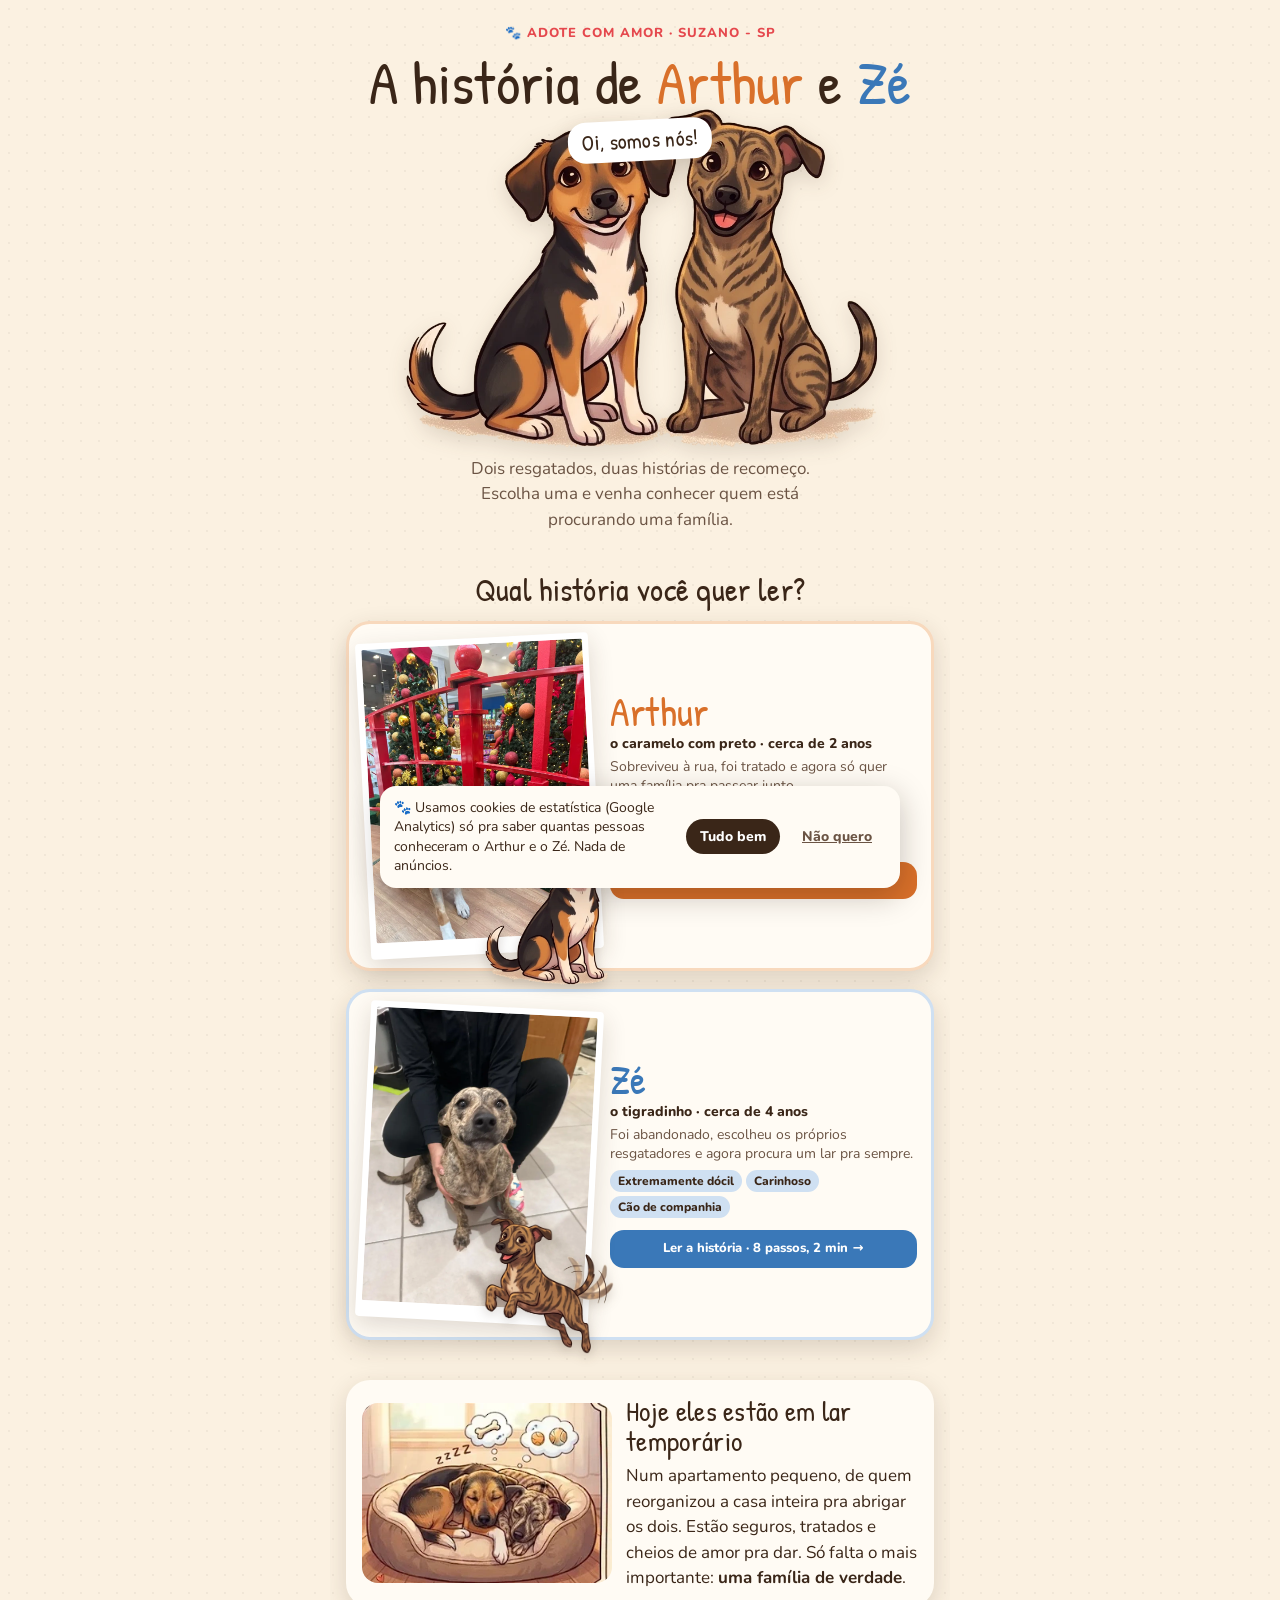
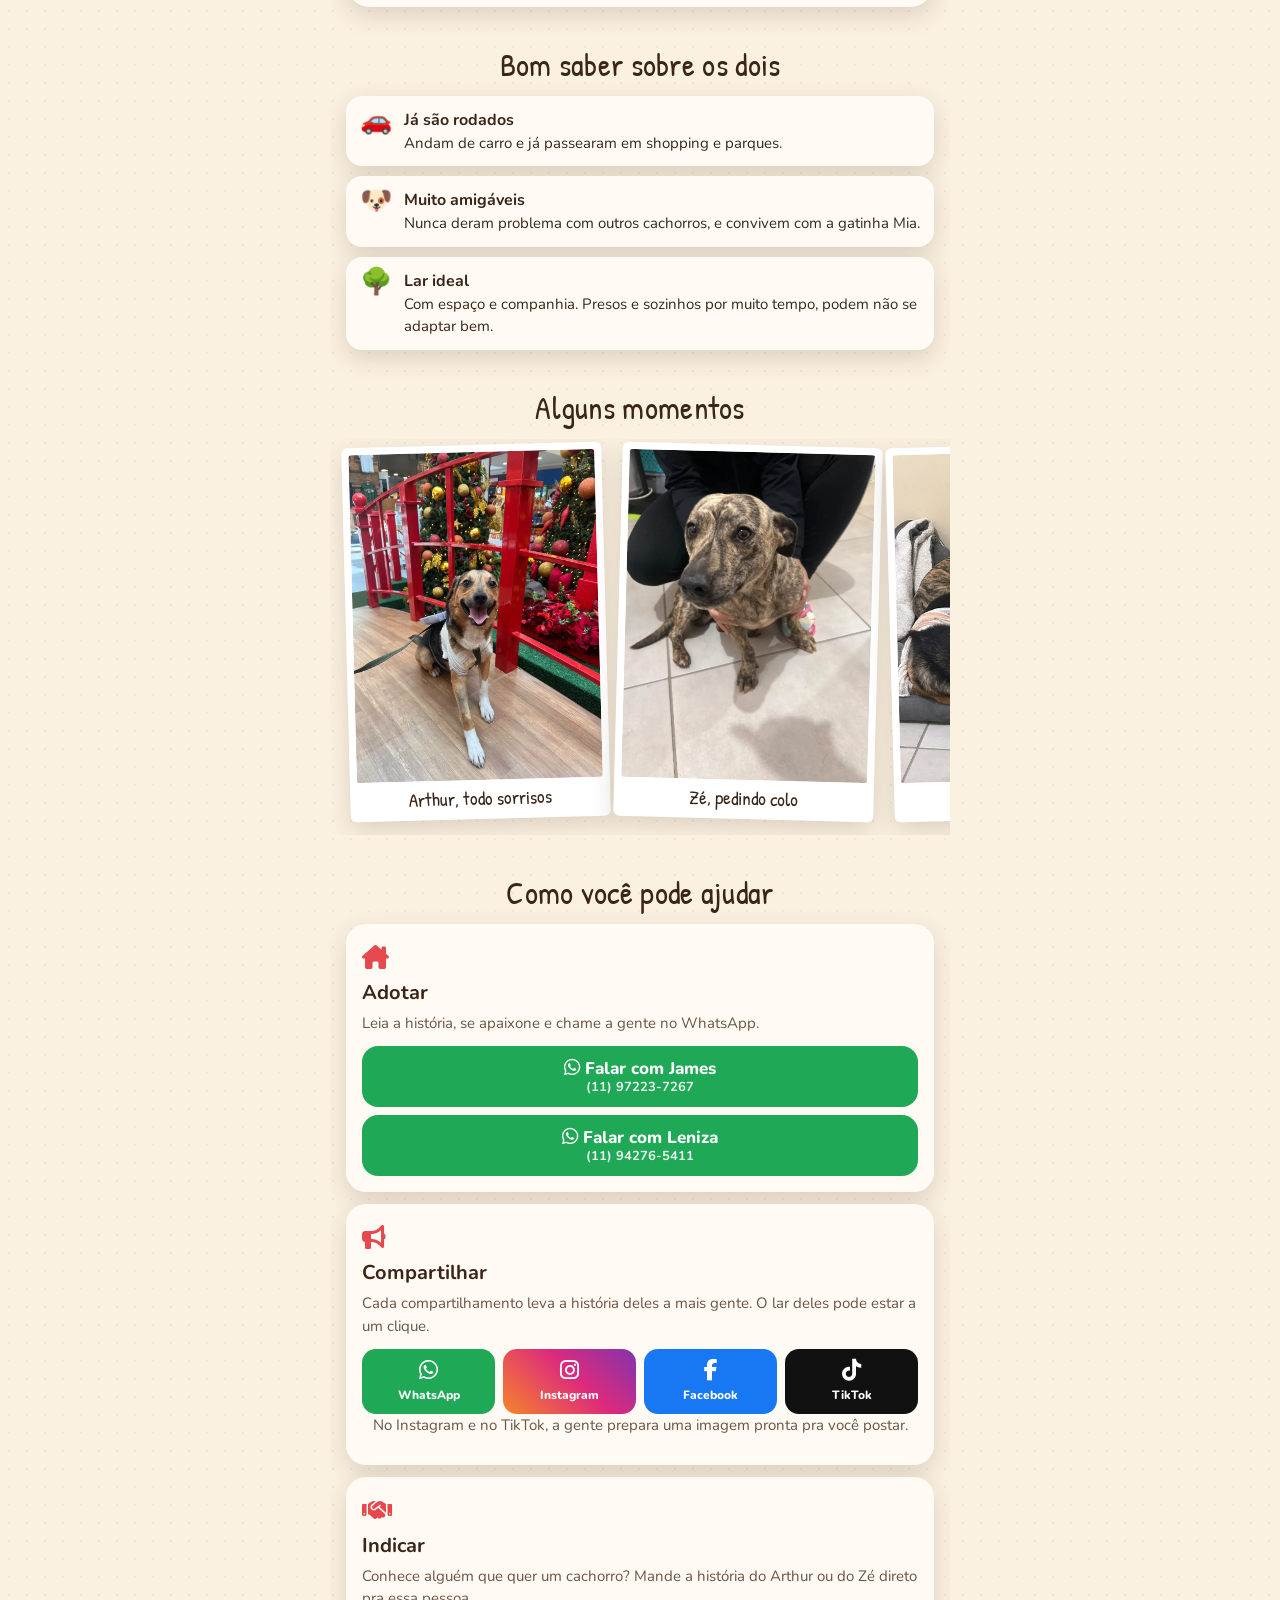
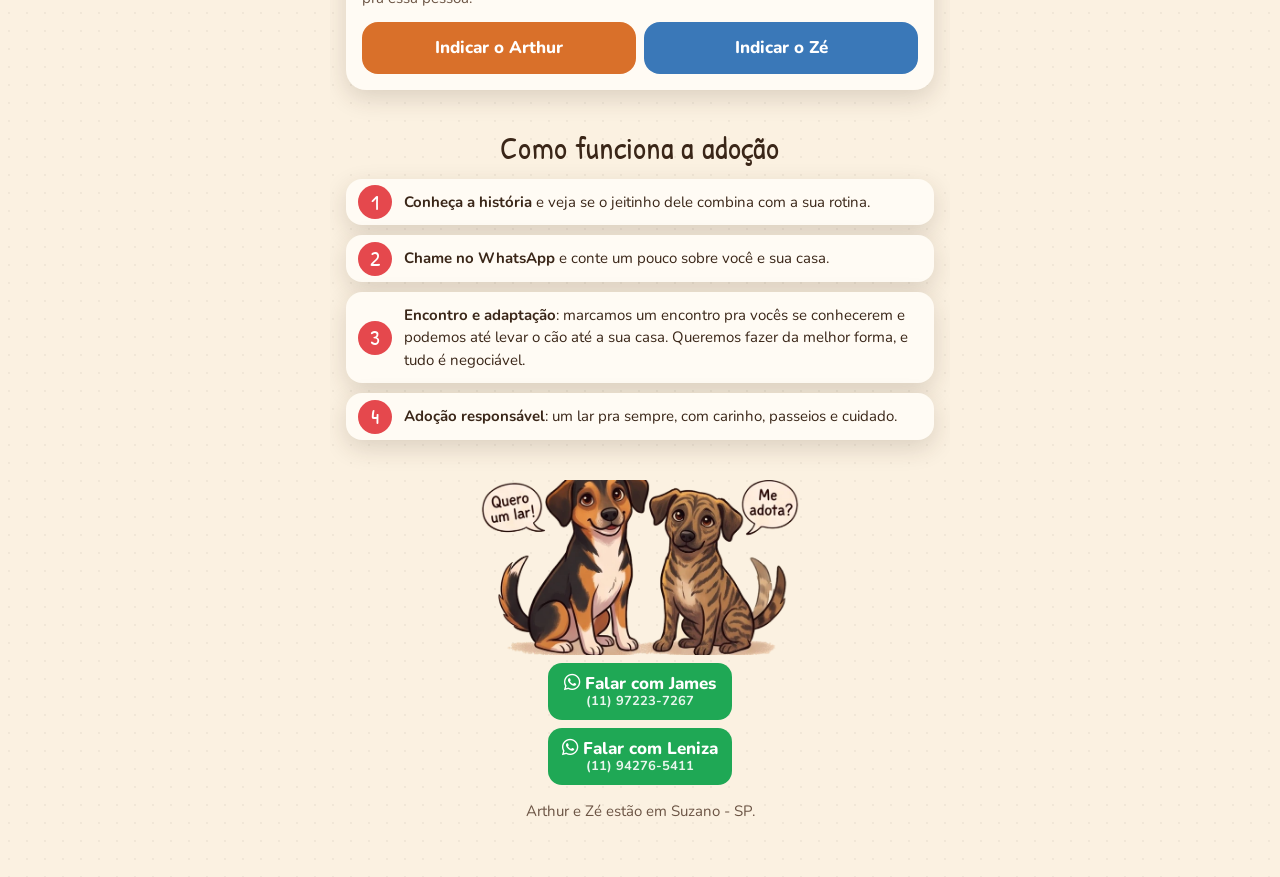
<file: index.html>
<!doctype html>
<html lang="pt-BR" data-base="">
<head>
  <meta charset="utf-8">
  <meta name="viewport" content="width=device-width, initial-scale=1, viewport-fit=cover">
  <title>Arthur e Zé procuram um lar</title>
  <meta name="description" content="Conheça a história do Arthur e do Zé, dois cachorros resgatados que procuram uma família em Suzano - SP.">
  <meta name="theme-color" content="#FBF1E1">
  <meta property="og:title" content="Arthur e Zé procuram um lar 🐾">
  <meta property="og:description" content="Dois resgatados, duas histórias. Escolha uma e conheça.">
  <meta property="og:image" content="https://jmsralmeida.github.io/adocao-arthur-ze/assets/og/home.jpg">
  <meta property="og:type" content="website">
  <meta property="og:url" content="https://jmsralmeida.github.io/adocao-arthur-ze/">
  <link rel="icon" href="assets/favicon.png">
  <link rel="preconnect" href="https://fonts.googleapis.com">
  <link rel="preconnect" href="https://fonts.gstatic.com" crossorigin>
  <link href="https://fonts.googleapis.com/css2?family=Patrick+Hand&family=Nunito:wght@400;700;800&display=swap" rel="stylesheet">
  <link rel="stylesheet" href="vendor/fontawesome/css/all.min.css">
  <link rel="stylesheet" href="css/style.css">
</head>
<body class="home">
  <main class="home-wrap">

    <!-- Abertura -->
    <header class="hero">
      <p class="eyebrow">🐾 Adote com amor · <span data-cidade>Suzano - SP</span></p>
      <h1 class="titulo-mao">A história de <span class="c-arthur">Arthur</span> e <span class="c-ze">Zé</span></h1>
      <div class="hero-dupla">
        <span class="balao titulo-mao">Oi, somos nós!</span>
        <img class="fig fig-arthur" src="assets/figurinhas/arthur-sentado.webp" alt="Ilustração do Arthur sentado, sorrindo">
        <img class="fig fig-ze" src="assets/figurinhas/ze-sentado.webp" alt="Ilustração do Zé sentado, de língua de fora">
      </div>
      <p class="sub">Dois resgatados, duas histórias de recomeço. Escolha uma e venha conhecer quem está procurando uma família.</p>
    </header>

    <!-- Escolha da história -->
    <section class="secao" aria-labelledby="t-escolha">
      <h2 class="titulo-secao titulo-mao" id="t-escolha">Qual história você quer ler?</h2>
      <div class="escolha-lista" id="escolha"></div>
    </section>

    <!-- Por que agora -->
    <section class="secao faixa">
      <img class="faixa-fig" src="assets/ilustra/sonhadores.webp" alt="Ilustração do Arthur e do Zé dormindo juntos numa caminha">
      <div>
        <h2 class="titulo-mao">Hoje eles estão em lar temporário</h2>
        <p>Num apartamento pequeno, de quem reorganizou a casa inteira pra abrigar os dois. Estão seguros, tratados e cheios de amor pra dar. Só falta o mais importante: <strong>uma família de verdade</strong>.</p>
      </div>
    </section>

    <!-- Bom saber -->
    <section class="secao" aria-labelledby="t-saber">
      <h2 class="titulo-secao titulo-mao" id="t-saber">Bom saber sobre os dois</h2>
      <ul class="saber">
        <li><span aria-hidden="true">🚗</span><div><strong>Já são rodados</strong>Andam de carro e já passearam em shopping e parques.</div></li>
        <li><span aria-hidden="true">🐶</span><div><strong>Muito amigáveis</strong>Nunca deram problema com outros cachorros, e convivem com a gatinha Mia.</div></li>
        <li><span aria-hidden="true">🌳</span><div><strong>Lar ideal</strong>Com espaço e companhia. Presos e sozinhos por muito tempo, podem não se adaptar bem.</div></li>
      </ul>
    </section>

    <!-- Momentos -->
    <section class="secao" aria-labelledby="t-momentos">
      <h2 class="titulo-secao titulo-mao" id="t-momentos">Alguns momentos</h2>
      <div class="galeria" tabindex="0" aria-label="Galeria de fotos e ilustrações, role para o lado">
        <figure><img src="assets/fotos/arthur-sorriso.webp" alt="Arthur sorrindo no shopping" loading="lazy"><figcaption>Arthur, todo sorrisos</figcaption></figure>
        <figure><img src="assets/fotos/ze-colo2.webp" alt="Zé olhando para a câmera, pedindo carinho" loading="lazy"><figcaption>Zé, pedindo colo</figcaption></figure>
        <figure><img src="assets/fotos/trio-cama.webp" alt="Arthur, Zé e a gatinha Mia deitados juntos" loading="lazy"><figcaption>Arthur, Zé e a Mia</figcaption></figure>
        <figure><img src="assets/fotos/arthur-lenco.webp" alt="Arthur de lenço preto na cabeça" loading="lazy"><figcaption>Arthur de lenço</figcaption></figure>
        <figure><img src="assets/fotos/ze-banco.webp" alt="Zé sentado num banco no parque" loading="lazy"><figcaption>Zé no parque</figcaption></figure>
        <figure><img src="assets/fotos/ze-noel.webp" alt="Zé com o Papai Noel e a Mamãe Noel" loading="lazy"><figcaption>Zé e o Papai Noel</figcaption></figure>
        <figure><img src="assets/fotos/arthur-noel-capa.webp" alt="Arthur com o Papai Noel" loading="lazy"><figcaption>Arthur e o Papai Noel</figcaption></figure>
        <figure><img src="assets/fotos/arthur-parque.webp" alt="Arthur no parque, olhando pra cima" loading="lazy"><figcaption>Hora do passeio</figcaption></figure>
        <figure><img src="assets/fotos/arthur-gatinho.webp" alt="Arthur deitado na cama ao lado da gatinha Mia" loading="lazy"><figcaption>Amigo de todos</figcaption></figure>
      </div>
    </section>

    <!-- Como ajudar -->
    <section class="secao" aria-labelledby="t-ajudar">
      <h2 class="titulo-secao titulo-mao" id="t-ajudar">Como você pode ajudar</h2>
      <div class="ajuda">
        <div class="ajuda-item">
          <span class="ajuda-ico"><i class="fa-solid fa-house-chimney" aria-hidden="true"></i></span>
          <h3>Adotar</h3>
          <p>Leia a história, se apaixone e chame a gente no WhatsApp.</p>
          <div class="lista-whats" id="whats-home"></div>
        </div>
        <div class="ajuda-item">
          <span class="ajuda-ico"><i class="fa-solid fa-bullhorn" aria-hidden="true"></i></span>
          <h3>Compartilhar</h3>
          <p>Cada compartilhamento leva a história deles a mais gente. O lar deles pode estar a um clique.</p>
          <div class="redes redes-site">
            <a class="rede rede-whats" data-rede="whats" target="_blank" rel="noopener"><span><i class="fa-brands fa-whatsapp" aria-hidden="true"></i></span>WhatsApp</a>
            <button class="rede rede-insta" data-rede="insta"><span><i class="fa-brands fa-instagram" aria-hidden="true"></i></span>Instagram</button>
            <a class="rede rede-face" data-rede="face" target="_blank" rel="noopener"><span><i class="fa-brands fa-facebook-f" aria-hidden="true"></i></span>Facebook</a>
            <button class="rede rede-tiktok" data-rede="tiktok"><span><i class="fa-brands fa-tiktok" aria-hidden="true"></i></span>TikTok</button>
          </div>
          <p class="nota-rede">No Instagram e no TikTok, a gente prepara uma imagem pronta pra você postar.</p>
        </div>
        <div class="ajuda-item">
          <span class="ajuda-ico"><i class="fa-solid fa-handshake" aria-hidden="true"></i></span>
          <h3>Indicar</h3>
          <p>Conhece alguém que quer um cachorro? Mande a história do Arthur ou do Zé direto pra essa pessoa.</p>
          <div class="ajuda-duplo">
            <a class="btn btn-arthur" href="arthur/index.html#10">Indicar o Arthur</a>
            <a class="btn btn-ze" href="ze/index.html#9">Indicar o Zé</a>
          </div>
        </div>
      </div>
    </section>

    <!-- Como funciona -->
    <section class="secao" aria-labelledby="t-passos">
      <h2 class="titulo-secao titulo-mao" id="t-passos">Como funciona a adoção</h2>
      <ol class="passos-adocao">
        <li><strong>Conheça a história</strong> e veja se o jeitinho dele combina com a sua rotina.</li>
        <li><strong>Chame no WhatsApp</strong> e conte um pouco sobre você e sua casa.</li>
        <li><strong>Encontro e adaptação</strong>: marcamos um encontro pra vocês se conhecerem e podemos até levar o cão até a sua casa. Queremos fazer da melhor forma, e tudo é negociável.</li>
        <li><strong>Adoção responsável</strong>: um lar pra sempre, com carinho, passeios e cuidado.</li>
      </ol>
    </section>

    <footer class="rodape">
      <img class="rodape-fig" src="assets/figurinhas/nos-adota.webp" alt="Ilustração do Arthur e do Zé: 'Quero um lar!' e 'Me adota?'">
      <div class="rodape-contato lista-whats" id="contatos"></div>
      <p>Arthur e Zé estão em <span data-cidade>Suzano - SP</span>.</p>
    </footer>
  </main>
  <script src="js/dados.js"></script>
  <script src="js/analytics.js"></script>
  <script src="js/compartilhar.js"></script>
  <script src="js/home.js"></script>
</body>
</html>
</file>
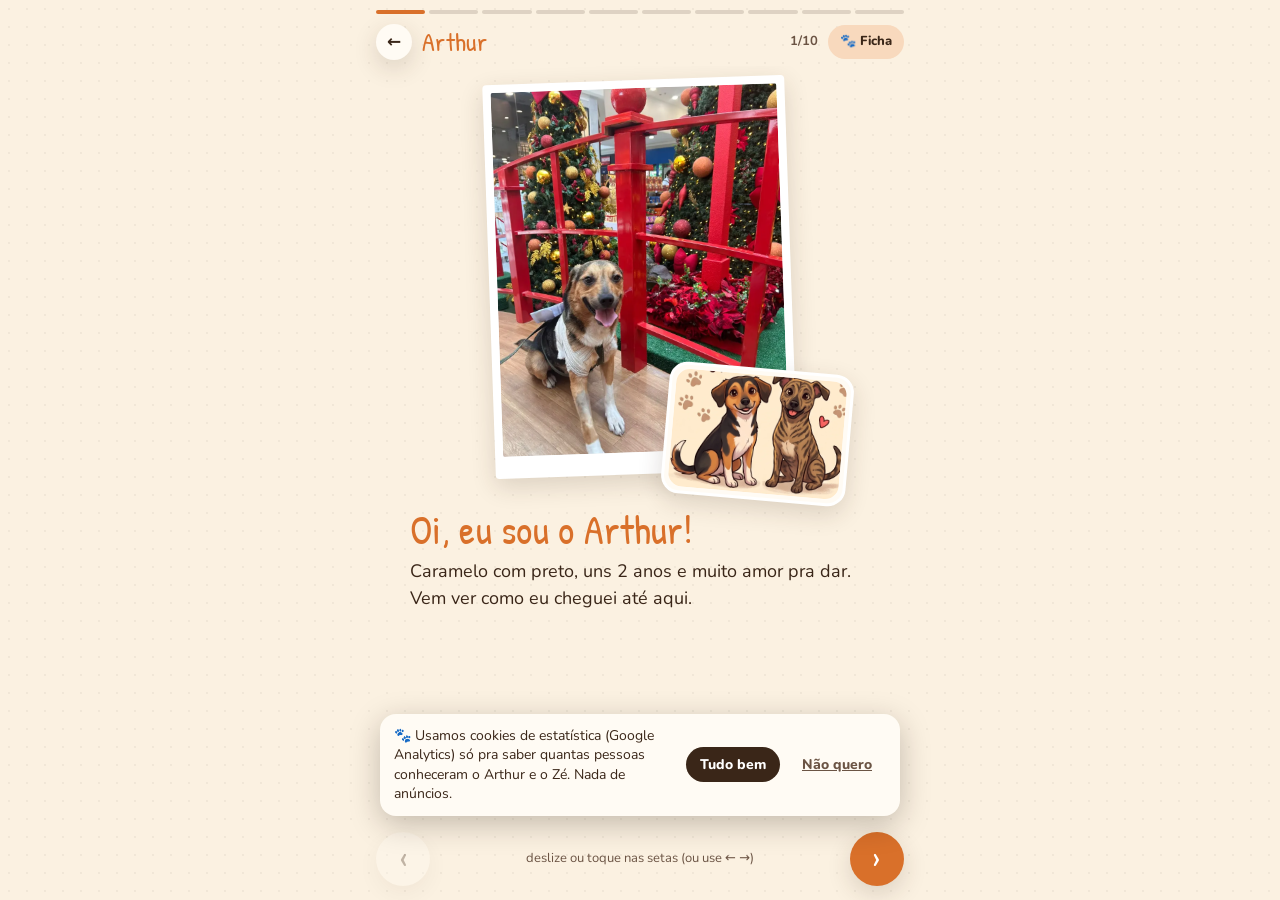
<file: arthur/index.html>
<!doctype html>
<html lang="pt-BR" data-base="../">
<head>
  <meta charset="utf-8">
  <meta name="viewport" content="width=device-width, initial-scale=1, viewport-fit=cover">
  <title>A história do Arthur 🐾</title>
  <meta name="description" content="Conheça a história do Arthur, o caramelo com preto, resgatado e procurando um lar.">
  <meta name="theme-color" content="#FBF1E1">
  <meta property="og:title" content="A história do Arthur 🐾 Me adota?">
  <meta property="og:description" content="Arthur, o caramelo com preto, foi resgatado e procura uma família. Vem conhecer a história dele.">
  <meta property="og:image" content="https://jmsralmeida.github.io/adocao-arthur-ze/assets/og/arthur.jpg">
  <meta property="og:type" content="website">
  <meta property="og:url" content="https://jmsralmeida.github.io/adocao-arthur-ze/arthur/">
  <link rel="icon" href="../assets/favicon.png">
  <link rel="preconnect" href="https://fonts.googleapis.com">
  <link rel="preconnect" href="https://fonts.gstatic.com" crossorigin>
  <link href="https://fonts.googleapis.com/css2?family=Patrick+Hand&family=Nunito:wght@400;700;800&display=swap" rel="stylesheet">
  <link rel="stylesheet" href="../vendor/fontawesome/css/all.min.css">
  <link rel="stylesheet" href="../css/style.css">
</head>
<body class="historia tema-arthur" data-cao="arthur">
  <div class="story" id="story" aria-live="polite">
    <header class="story-topo">
      <div class="progresso" id="progresso"></div>
      <div class="story-barra">
        <a class="chip-voltar" href="../index.html" aria-label="Voltar para o início">←</a>
        <span class="chip-nome titulo-mao">Arthur</span>
        <span class="contador" id="contador"></span>
        <button class="chip-ficha" id="ver-ficha">🐾 Ficha</button>
      </div>
    </header>
    <main class="slides" id="slides"></main>
    <nav class="story-nav">
      <button class="seta" id="anterior" aria-label="Passo anterior">‹</button>
      <span class="dica" id="dica">deslize ou toque nas setas</span>
      <button class="seta seta-prox" id="proximo" aria-label="Próximo passo">›</button>
    </nav>
  </div>
  <script src="../js/dados.js"></script>
  <script src="../js/analytics.js"></script>
  <script src="../js/compartilhar.js"></script>
  <script src="../js/historia.js"></script>
</body>
</html>
</file>
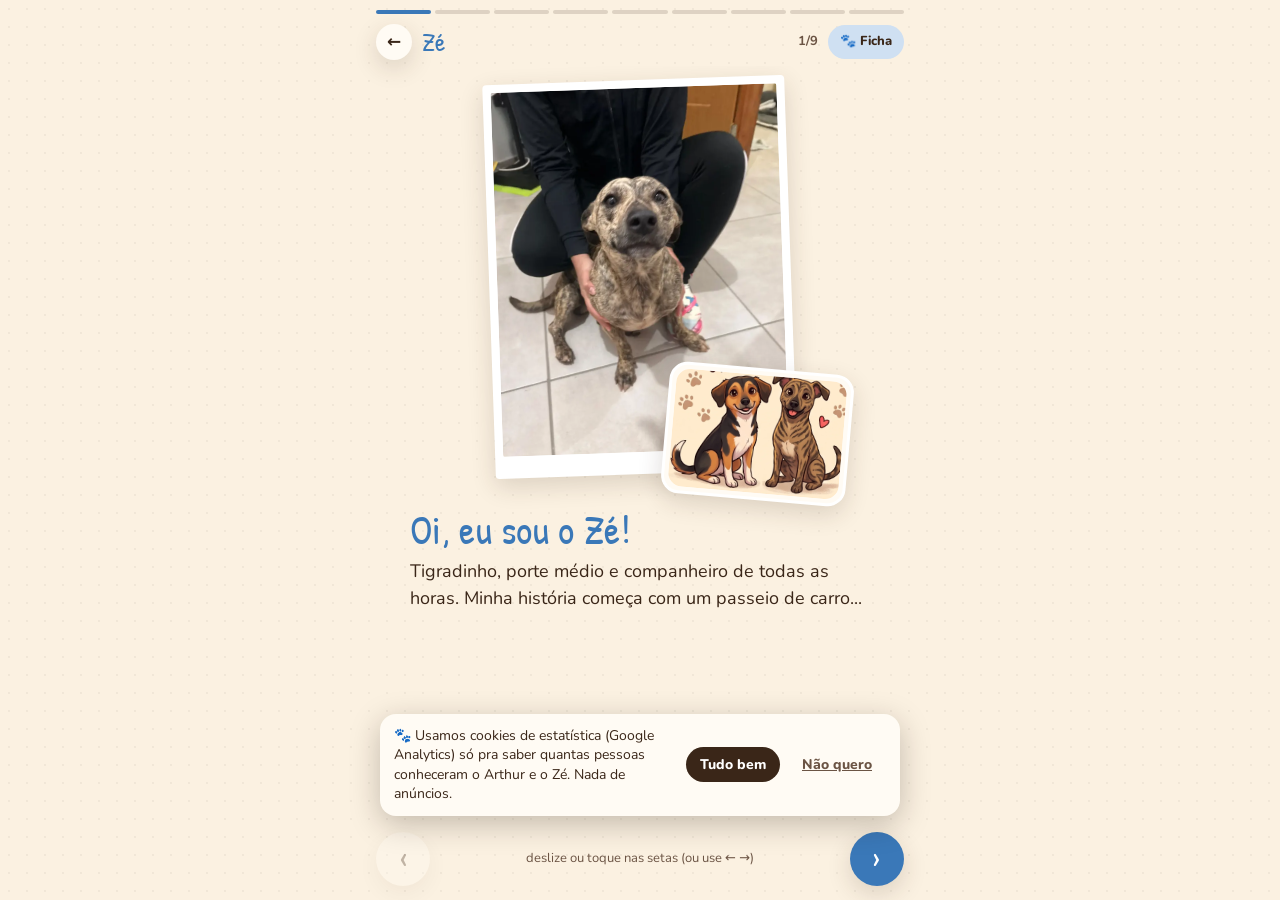
<file: ze/index.html>
<!doctype html>
<html lang="pt-BR" data-base="../">
<head>
  <meta charset="utf-8">
  <meta name="viewport" content="width=device-width, initial-scale=1, viewport-fit=cover">
  <title>A história do Zé 🐾</title>
  <meta name="description" content="Conheça a história do Zé, o tigradinho, resgatado e procurando um lar.">
  <meta name="theme-color" content="#FBF1E1">
  <meta property="og:title" content="A história do Zé 🐾 Me adota?">
  <meta property="og:description" content="Zé, o tigradinho, foi resgatado e procura uma família. Vem conhecer a história dele.">
  <meta property="og:image" content="https://jmsralmeida.github.io/adocao-arthur-ze/assets/og/ze.jpg">
  <meta property="og:type" content="website">
  <meta property="og:url" content="https://jmsralmeida.github.io/adocao-arthur-ze/ze/">
  <link rel="icon" href="../assets/favicon.png">
  <link rel="preconnect" href="https://fonts.googleapis.com">
  <link rel="preconnect" href="https://fonts.gstatic.com" crossorigin>
  <link href="https://fonts.googleapis.com/css2?family=Patrick+Hand&family=Nunito:wght@400;700;800&display=swap" rel="stylesheet">
  <link rel="stylesheet" href="../vendor/fontawesome/css/all.min.css">
  <link rel="stylesheet" href="../css/style.css">
</head>
<body class="historia tema-ze" data-cao="ze">
  <div class="story" id="story" aria-live="polite">
    <header class="story-topo">
      <div class="progresso" id="progresso"></div>
      <div class="story-barra">
        <a class="chip-voltar" href="../index.html" aria-label="Voltar para o início">←</a>
        <span class="chip-nome titulo-mao">Zé</span>
        <span class="contador" id="contador"></span>
        <button class="chip-ficha" id="ver-ficha">🐾 Ficha</button>
      </div>
    </header>
    <main class="slides" id="slides"></main>
    <nav class="story-nav">
      <button class="seta" id="anterior" aria-label="Passo anterior">‹</button>
      <span class="dica" id="dica">deslize ou toque nas setas</span>
      <button class="seta seta-prox" id="proximo" aria-label="Próximo passo">›</button>
    </nav>
  </div>
  <script src="../js/dados.js"></script>
  <script src="../js/analytics.js"></script>
  <script src="../js/compartilhar.js"></script>
  <script src="../js/historia.js"></script>
</body>
</html>
</file>
<file: css/style.css>
:root {
  --creme: #FBF1E1;
  --papel: #FFFBF4;
  --tinta: #3A2618;
  --tinta-suave: #6B5444;
  --arthur: #D9702A;
  --arthur-claro: #F8D9BD;
  --ze: #3A78B8;
  --ze-claro: #CFE0F2;
  --coracao: #E5484D;
  --whats: #1FA855;
  --sombra: 0 8px 24px rgba(58, 38, 24, .16);
  --destaque: var(--arthur);
  --destaque-claro: var(--arthur-claro);
}
.tema-ze { --destaque: var(--ze); --destaque-claro: var(--ze-claro); }

* { box-sizing: border-box; }
html, body { margin: 0; }
body {
  background: var(--creme);
  color: var(--tinta);
  font: 17px/1.5 "Nunito", system-ui, sans-serif;
  -webkit-tap-highlight-color: transparent;
  background-image: radial-gradient(rgba(58,38,24,.05) 1px, transparent 1px);
  background-size: 18px 18px;
}
img, video { display: block; max-width: 100%; }
button { font: inherit; color: inherit; cursor: pointer; }
.titulo-mao { font-family: "Patrick Hand", "Comic Sans MS", cursive; font-weight: 400; letter-spacing: .3px; }
.c-arthur { color: var(--arthur); }
.c-ze { color: var(--ze); }
mark.pendente { background: #FFE36E; color: #5A4300; border-radius: 4px; padding: 0 4px; font-style: italic; }

/* ---------- Polaroid ---------- */
.polaroid {
  display: block; background: #fff; padding: 8px 8px 22px; border-radius: 4px;
  box-shadow: var(--sombra); transform: rotate(var(--r, 0deg));
}
.polaroid img, .polaroid video { width: 100%; height: auto; aspect-ratio: 3/4; object-fit: cover; border-radius: 2px; background: #eee; }

/* ---------- Home ---------- */
.home-wrap { max-width: 620px; margin: 0 auto; padding: 24px 16px 40px; overflow-x: hidden; }
.hero { text-align: center; }
.eyebrow { margin: 0; font-weight: 800; color: var(--coracao); font-size: 13px; text-transform: uppercase; letter-spacing: 1px; }
.hero h1 { font-size: clamp(40px, 12vw, 60px); line-height: 1; margin: 8px 0 4px; }
.hero-dupla { position: relative; display: flex; justify-content: center; align-items: flex-end; gap: 0; height: min(62vw, 330px); margin: 8px auto 6px; }
.hero-dupla .fig { height: 100%; width: auto; filter: drop-shadow(0 6px 10px rgba(58,38,24,.15)); }
.hero-dupla .fig-arthur { margin-right: -4%; animation: balanca 3.2s ease-in-out infinite; transform-origin: bottom center; }
.hero-dupla .fig-ze { height: 104%; animation: balanca 3.2s ease-in-out infinite reverse; transform-origin: bottom center; }
.balao { position: absolute; top: 0; left: 50%; transform: translateX(-50%) rotate(-3deg); background: #fff; padding: 4px 14px; border-radius: 18px; font-size: 22px; box-shadow: var(--sombra); z-index: 2; white-space: nowrap; }
@keyframes balanca { 0%, 100% { transform: rotate(-1.5deg); } 50% { transform: rotate(1.5deg); } }
.sub { margin: 0 auto; max-width: 34ch; color: var(--tinta-suave); }

.secao { margin-top: 40px; }
.titulo-secao { font-size: 32px; text-align: center; margin: 0 0 14px; line-height: 1.1; }

.escolha-lista { display: grid; gap: 18px; }
.escolha-cao { display: grid; grid-template-columns: 42% 1fr; gap: 14px; align-items: center; text-decoration: none; color: inherit; background: var(--papel); border-radius: 24px; padding: 14px; box-shadow: var(--sombra); border: 3px solid var(--arthur-claro); transition: transform .15s; }
.escolha-cao.ze { border-color: var(--ze-claro); }
.escolha-cao:active { transform: scale(.98); }
.escolha-fotos { position: relative; display: block; }
.escolha-fotos .polaroid { --r: -3deg; padding: 6px 6px 16px; }
.ze .escolha-fotos .polaroid { --r: 3deg; }
.escolha-fig { position: absolute; width: 56%; right: -8%; bottom: -10%; filter: drop-shadow(0 4px 6px rgba(58,38,24,.2)); }
.escolha-txt { display: flex; flex-direction: column; gap: 4px; }
.escolha-txt strong { font-size: 40px; line-height: .9; }
.arthur .escolha-txt strong { color: var(--arthur); }
.ze .escolha-txt strong { color: var(--ze); }
.escolha-desc { font-weight: 800; font-size: 14px; }
.escolha-gancho { font-size: 14px; color: var(--tinta-suave); line-height: 1.35; }
.escolha-tags { display: flex; flex-wrap: wrap; gap: 4px; margin-top: 2px; }
.escolha-tags em { font-style: normal; font-size: 12px; font-weight: 800; padding: 2px 8px; border-radius: 999px; }
.arthur .escolha-tags em { background: var(--arthur-claro); }
.ze .escolha-tags em { background: var(--ze-claro); }
.botao-ler { margin-top: 8px; padding: 9px 12px; border-radius: 14px; font-weight: 800; color: #fff; font-size: 13px; text-align: center; }
.arthur .botao-ler { background: var(--arthur); }
.ze .botao-ler { background: var(--ze); }

.faixa { display: grid; gap: 14px; background: var(--papel); border-radius: 24px; padding: 16px; box-shadow: var(--sombra); }
.faixa-fig { border-radius: 16px; width: 100%; }
.faixa h2 { font-size: 28px; line-height: 1.1; margin: 0 0 6px; }
.faixa p { margin: 0; }

.galeria { display: flex; gap: 12px; overflow-x: auto; scroll-snap-type: x mandatory; padding: 6px 16px 16px; margin: 0 -16px; scrollbar-width: none; }
.galeria::-webkit-scrollbar { display: none; }
.galeria figure { flex: 0 0 58%; max-width: 260px; margin: 0; scroll-snap-align: center; background: #fff; padding: 7px 7px 4px; border-radius: 6px; box-shadow: var(--sombra); }
.galeria figure:nth-child(odd) { transform: rotate(-1.5deg); }
.galeria figure:nth-child(even) { transform: rotate(1.5deg); }
.galeria img { width: 100%; aspect-ratio: 3/4; object-fit: cover; border-radius: 3px; }
.galeria .ilus { background: var(--papel); }
.galeria .ilus img { object-fit: contain; padding: 8px; }
.galeria .cena img { object-fit: cover; padding: 0; }
.galeria figcaption { font-family: "Patrick Hand", cursive; font-size: 19px; text-align: center; padding: 4px 0 2px; }

.ajuda { display: grid; gap: 12px; }
.ajuda-item { background: var(--papel); border-radius: 20px; padding: 16px; box-shadow: var(--sombra); }
.ajuda-ico { font-size: 28px; }
.ajuda-item h3 { margin: 2px 0 4px; font-size: 20px; }
.ajuda-item p { margin: 0 0 12px; color: var(--tinta-suave); font-size: 15px; }
.ajuda-duplo { display: grid; grid-template-columns: 1fr 1fr; gap: 8px; }
.btn-escuro { background: var(--tinta); color: #fff; width: 100%; }
.btn-arthur { background: var(--arthur); color: #fff; }
.btn-ze { background: var(--ze); color: #fff; }

.passos-adocao { counter-reset: p; list-style: none; padding: 0; margin: 0; display: grid; gap: 10px; }
.passos-adocao li { counter-increment: p; position: relative; padding: 12px 14px 12px 58px; background: var(--papel); border-radius: 16px; box-shadow: var(--sombra); font-size: 15px; }
.passos-adocao li::before { content: counter(p); position: absolute; left: 12px; top: 50%; transform: translateY(-50%); width: 34px; height: 34px; border-radius: 50%; background: var(--coracao); color: #fff; display: grid; place-items: center; font-family: "Patrick Hand", cursive; font-size: 22px; }

.rodape { text-align: center; color: var(--tinta-suave); font-size: 15px; margin-top: 40px; }
.rodape-fig { width: min(320px, 85%); margin: 0 auto 8px; }
.rodape-contato { display: flex; flex-wrap: wrap; justify-content: center; gap: 8px; }
.rodape-contato a { background: var(--whats); color: #fff; text-decoration: none; font-weight: 800; padding: 10px 14px; border-radius: 14px; }
.link-botao { background: none; border: 0; padding: 0; text-decoration: underline; font-weight: 800; color: var(--tinta); }

@media (min-width: 640px) {
  .faixa { grid-template-columns: 45% 1fr; align-items: center; }
}
@media (prefers-reduced-motion: reduce) { .hero-dupla .fig { animation: none; } }

/* ---------- História (stories) ---------- */
body.historia { overflow: hidden; height: 100dvh; overscroll-behavior: none; }
.story { height: 100dvh; max-width: 560px; margin: 0 auto; display: flex; flex-direction: column; position: relative; }
.story-topo { padding: calc(10px + env(safe-area-inset-top)) 16px 6px; }
.progresso { display: flex; gap: 4px; }
.progresso span { flex: 1; height: 4px; border-radius: 4px; background: rgba(58,38,24,.15); overflow: hidden; }
.progresso span.feito { background: var(--destaque); }
.story-barra { display: flex; align-items: center; gap: 10px; margin-top: 10px; }
.chip-voltar { width: 36px; height: 36px; border-radius: 50%; display: grid; place-items: center; background: var(--papel); box-shadow: var(--sombra); text-decoration: none; color: var(--tinta); font-weight: 800; }
.chip-nome { font-size: 26px; color: var(--destaque); line-height: 1; }
.contador { margin-left: auto; font-size: 13px; font-weight: 700; color: var(--tinta-suave); }

.slides { flex: 1; position: relative; overflow: hidden; touch-action: pan-y; }
.trilho { display: flex; height: 100%; transition: transform .35s cubic-bezier(.2,.8,.2,1); will-change: transform; }
.trilho.arrastando { transition: none; }
.slide { flex: 0 0 100%; height: 100%; overflow-y: auto; padding: 8px 16px 16px; -webkit-overflow-scrolling: touch; }
.slide-midia { position: relative; height: min(46dvh, 440px); margin: 6px auto 14px; max-width: 420px; }
.slide-midia .polaroid { position: absolute; width: 66%; }
.slide-midia .p0 { left: 0; top: 0; --r: -3deg; z-index: 2; width: 53%; }
.slide-midia .p1 { right: 0; top: 9%; --r: 3deg; z-index: 1; width: 51%; }
.slide-midia.uma .p0 { left: 50%; margin-left: -36%; width: 72%; --r: -2deg; }
.slide-midia .polaroid { height: auto; }
.slide-midia .polaroid img, .slide-midia .polaroid video { aspect-ratio: auto; height: calc(min(46dvh, 440px) - 50px); }
.slide-midia .p1 img { height: calc(min(46dvh, 440px) - 90px); }
.sticker {
  position: absolute; z-index: 3; width: 44%; right: 0; bottom: -6px;
  background: var(--papel); border-radius: 18px; padding: 4px; border: 3px solid #fff;
  box-shadow: var(--sombra); transform: rotate(5deg);
}
.slide-midia.com-duas .sticker { left: 26%; right: auto; bottom: -14px; transform: rotate(-4deg); width: 42%; }
.sticker img { border-radius: 14px; }
.slide h2 { font-size: clamp(30px, 8.5vw, 40px); line-height: 1.05; margin: 0 0 8px; color: var(--destaque); }
.slide p { margin: 0; font-size: 18px; }
.slide-texto { max-width: 460px; margin: 0 auto; }

.story-nav { display: flex; align-items: center; justify-content: space-between; padding: 8px 16px calc(14px + env(safe-area-inset-bottom)); }
.seta { width: 54px; height: 54px; border-radius: 50%; border: 0; background: var(--papel); box-shadow: var(--sombra); font-size: 34px; line-height: 1; padding-bottom: 4px; }
.seta-prox { background: var(--destaque); color: #fff; }
.seta:disabled { opacity: .3; }
.dica { font-size: 13px; color: var(--tinta-suave); text-align: center; }

/* ---------- Final: adoção ---------- */
.final h2 { text-align: center; }
.final .lead { text-align: center; margin-bottom: 16px; }
.final-ilustra { max-width: 300px; margin: 4px auto 8px; }
.final-ilustra img { border-radius: 18px; }
.ficha { background: var(--papel); border-radius: 18px; box-shadow: var(--sombra); padding: 6px 16px; margin: 0 auto 16px; max-width: 460px; }
.ficha div { display: flex; justify-content: space-between; gap: 12px; padding: 9px 0; border-bottom: 1px dashed rgba(58,38,24,.18); font-size: 15px; }
.ficha div:last-child { border: 0; }
.ficha dt { font-weight: 800; }
.ficha dd { margin: 0; text-align: right; }
.acoes { display: grid; gap: 10px; max-width: 460px; margin: 0 auto; }
.btn { display: flex; align-items: center; justify-content: center; gap: 8px; min-height: 52px; padding: 12px 16px; border-radius: 16px; border: 0; font-weight: 800; font-size: 17px; text-decoration: none; text-align: center; }
.btn-whats { background: var(--whats); color: #fff; }
.btn-compartilhar { background: var(--destaque); color: #fff; }
.btn-claro { background: var(--papel); color: var(--tinta); box-shadow: var(--sombra); }
.acoes h3 { margin: 14px 0 0; font-size: 24px; text-align: center; }
.acoes .nota { font-size: 14px; color: var(--tinta-suave); text-align: center; margin: 0; }
.outro-cao { display: flex; align-items: center; gap: 12px; text-decoration: none; color: inherit; background: var(--papel); border-radius: 18px; padding: 10px; box-shadow: var(--sombra); margin: 18px auto 8px; max-width: 460px; }
.outro-cao img { width: 64px; height: 64px; border-radius: 50%; object-fit: cover; }
.outro-cao strong { display: block; font-size: 22px; }

/* ---------- Modal do card ---------- */
.modal { position: fixed; inset: 0; z-index: 50; background: rgba(30,20,12,.6); display: grid; place-items: center; padding: 16px; }
.modal[hidden] { display: none; }
.modal-caixa { background: var(--creme); border-radius: 22px; padding: 16px; width: 100%; max-width: 420px; max-height: 92dvh; overflow-y: auto; }
.modal-caixa h3 { margin: 0 0 10px; font-size: 26px; text-align: center; }
.modal-caixa img { width: 100%; border-radius: 12px; box-shadow: var(--sombra); }
.modal-caixa textarea { width: 100%; min-height: 120px; margin: 12px 0; border-radius: 12px; border: 1px solid rgba(58,38,24,.2); padding: 10px; font: 15px/1.4 "Nunito", sans-serif; background: var(--papel); color: var(--tinta); }
.modal-caixa .acoes { gap: 8px; }
.toast { position: fixed; left: 50%; bottom: 90px; transform: translateX(-50%); background: var(--tinta); color: #fff; padding: 10px 16px; border-radius: 999px; font-size: 14px; z-index: 60; }

@media (prefers-reduced-motion: reduce) { .trilho { transition: none; } }
@media (min-width: 700px) { .dica::after { content: " (ou use ← →)"; } }

.chip-ficha { border: 0; border-radius: 999px; padding: 7px 12px; background: var(--destaque-claro); color: var(--tinta); font-weight: 800; font-size: 13px; }
.jeito { list-style: none; padding: 0; margin: 0 auto 14px; max-width: 460px; display: flex; flex-wrap: wrap; justify-content: center; gap: 8px; }
.jeito li { background: var(--destaque); color: #fff; font-weight: 800; font-size: 14px; padding: 6px 12px; border-radius: 999px; }
.jeito li mark.pendente { background: transparent; color: #fff; }

/* ---------- WhatsApp e redes ---------- */
.lista-whats { display: grid; gap: 8px; }
.btn-pessoa { flex-direction: column; gap: 0; line-height: 1.2; }
.btn-pessoa small { font-weight: 700; font-size: 13px; opacity: .9; }
.rodape-contato.lista-whats { max-width: 360px; margin: 0 auto 10px; }
.rede-titulo { margin: 14px 0 6px; font-weight: 800; text-align: center; font-size: 14px; color: var(--tinta-suave); }
.redes { display: grid; grid-template-columns: repeat(4, 1fr); gap: 8px; }
.rede { display: flex; flex-direction: column; align-items: center; gap: 4px; border: 0; border-radius: 14px; padding: 10px 2px; font-size: 12px; font-weight: 800; color: #fff; text-decoration: none; cursor: pointer; }
.rede span { font-size: 22px; line-height: 1; }
.rede-whats { background: var(--whats); }
.rede-insta { background: linear-gradient(45deg, #F58529, #DD2A7B 55%, #8134AF); }
.rede-face { background: #1877F2; }
.rede-tiktok { background: #111; }
.nota-rede { font-size: 13px; color: var(--tinta-suave); text-align: center; margin: 8px 0 0; min-height: 1em; }
.formatos { display: grid; grid-template-columns: 1fr 1fr; gap: 6px; margin-bottom: 10px; background: var(--papel); padding: 4px; border-radius: 12px; }
.formato { border: 0; background: transparent; border-radius: 9px; padding: 8px; font-weight: 800; font-size: 13px; }
.formato.ativo { background: var(--destaque); color: #fff; }
.modal-caixa img#card-img { max-height: 46dvh; width: auto; max-width: 100%; margin: 0 auto; }

.saber { list-style: none; padding: 0; margin: 0; display: grid; gap: 10px; }
.saber li { display: flex; gap: 12px; align-items: flex-start; background: var(--papel); border-radius: 16px; padding: 12px 14px; box-shadow: var(--sombra); font-size: 15px; }
.saber li span { font-size: 26px; line-height: 1; }
.saber li strong { display: block; font-size: 16px; }

.voltar-home { max-width: 460px; margin: 10px auto 8px; }
.ajuda-ico { font-size: 24px; color: var(--coracao); }
.rede span i { font-size: 22px; }
.btn i { font-size: 1.1em; }

/* aviso de cookies (só aparece com CONFIG.GA_ID preenchido) */
.aviso-cookies { position: fixed; left: 12px; right: 12px; bottom: calc(12px + env(safe-area-inset-bottom)); z-index: 70; max-width: 520px; margin: 0 auto; background: var(--papel); color: var(--tinta); border-radius: 16px; box-shadow: 0 8px 30px rgba(30,20,12,.25); padding: 12px 14px; display: flex; flex-wrap: wrap; align-items: center; gap: 10px; font: 14px/1.4 "Nunito", sans-serif; }
.aviso-cookies p { margin: 0; flex: 1 1 220px; }
.aviso-cookies div { display: flex; gap: 8px; }
.aviso-cookies button { border: 0; border-radius: 999px; padding: 8px 14px; font: 800 14px "Nunito", sans-serif; cursor: pointer; }
.aviso-cookies .sim { background: var(--tinta); color: #fff; }
.aviso-cookies .nao { background: transparent; color: var(--tinta-suave); text-decoration: underline; }
.historia .aviso-cookies { bottom: calc(84px + env(safe-area-inset-bottom)); } /* acima das setas da história */
</file>
